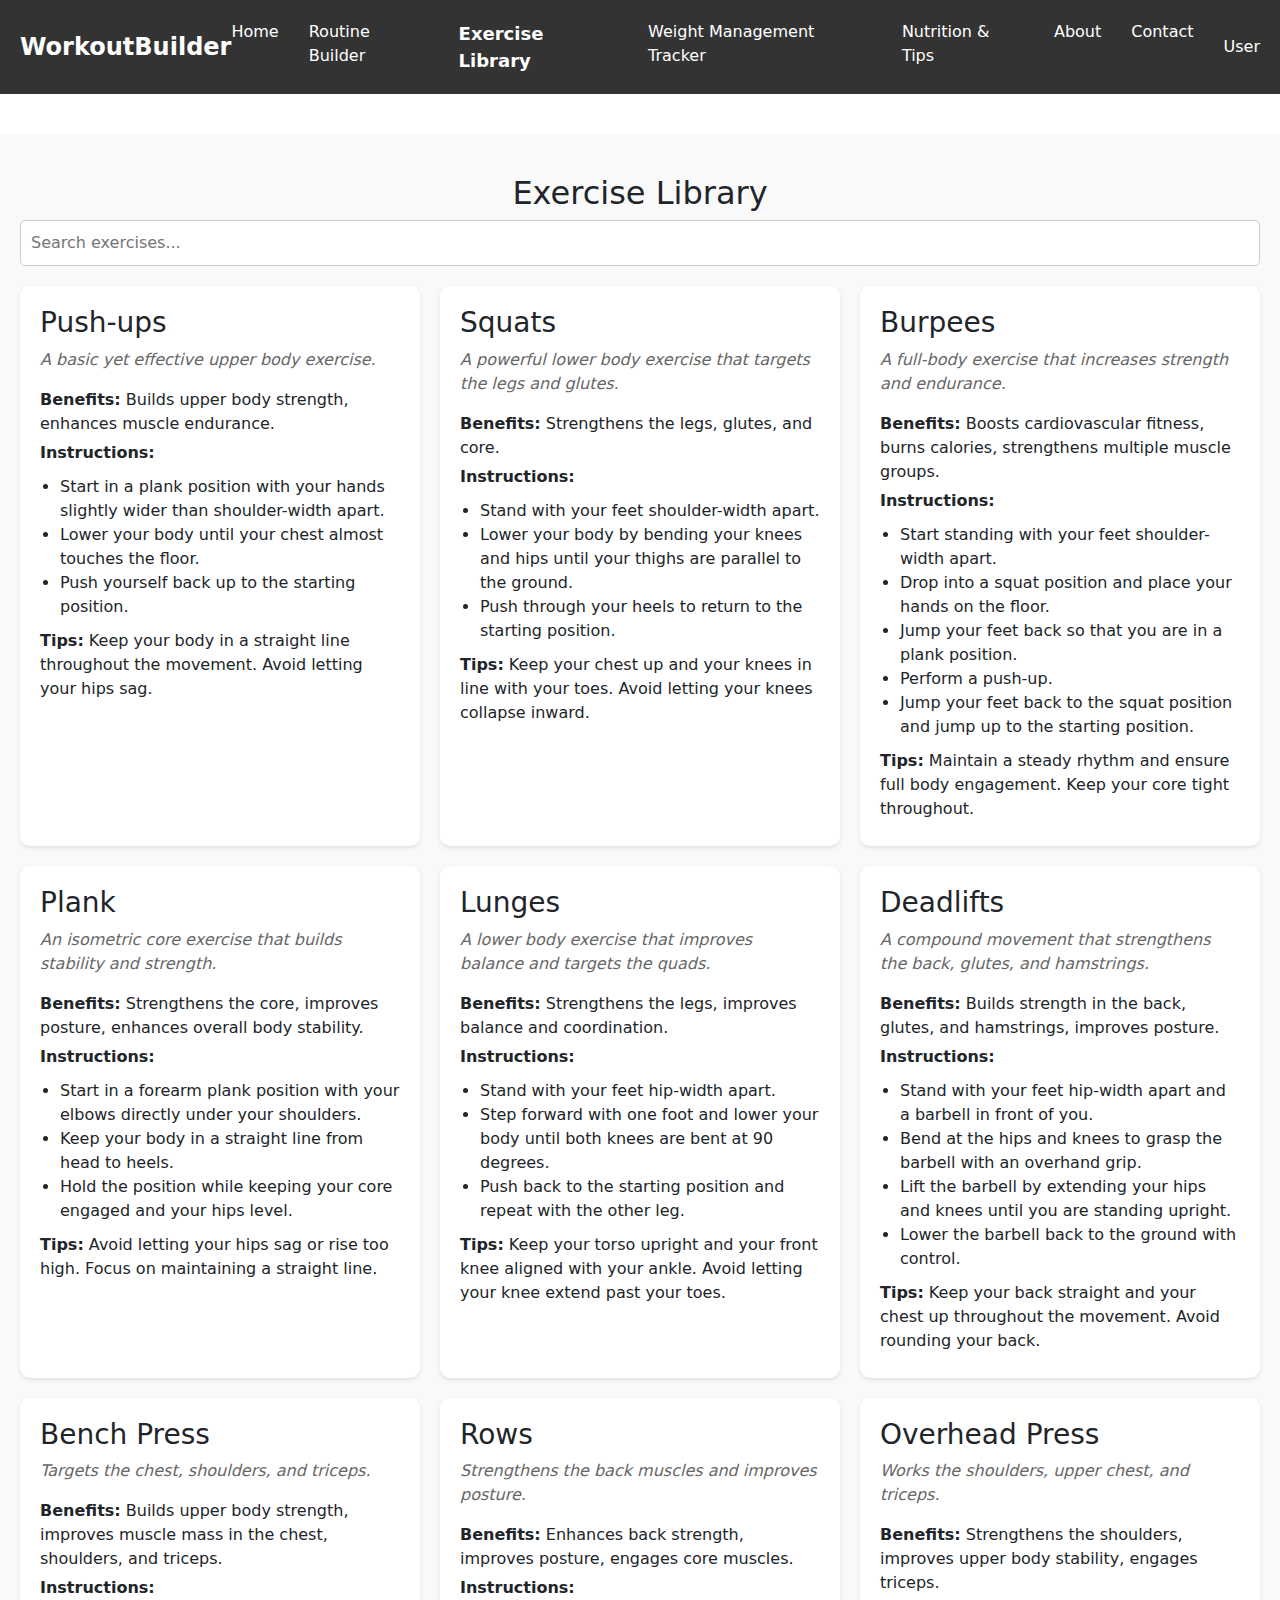
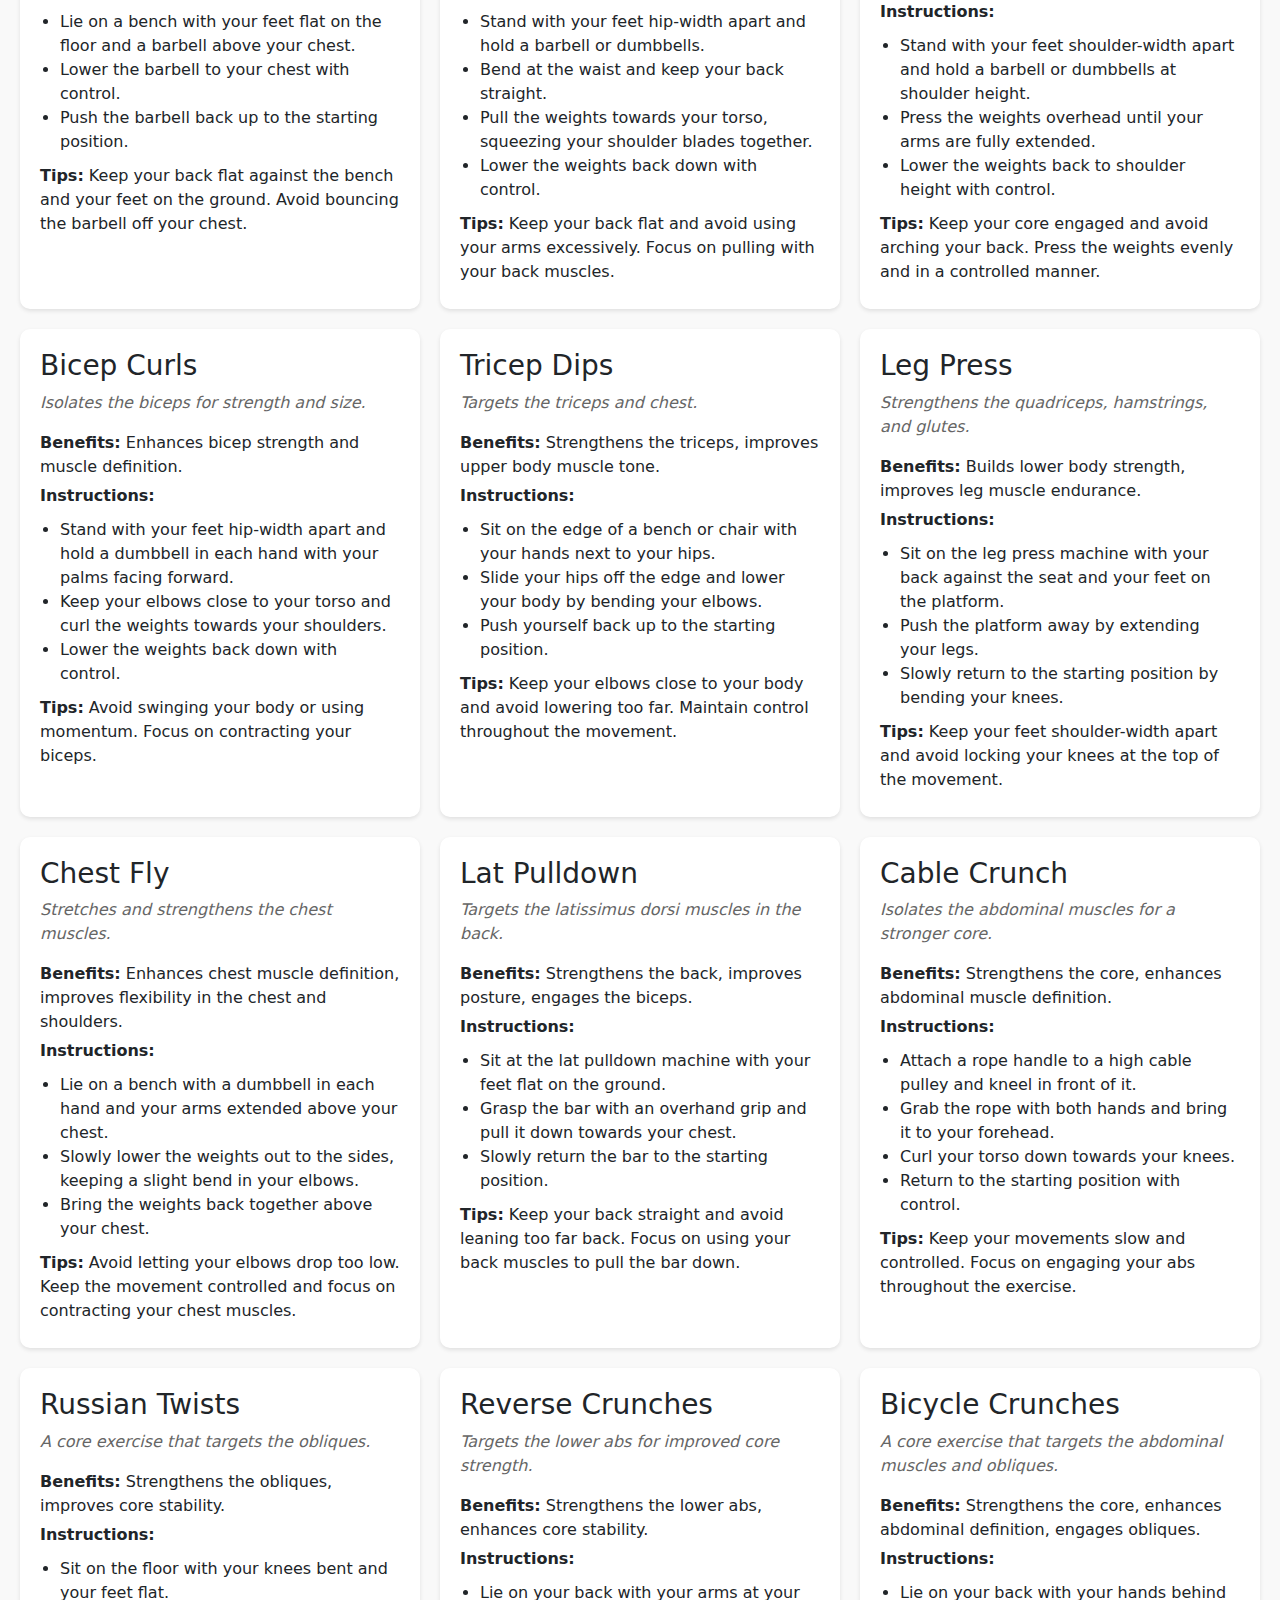
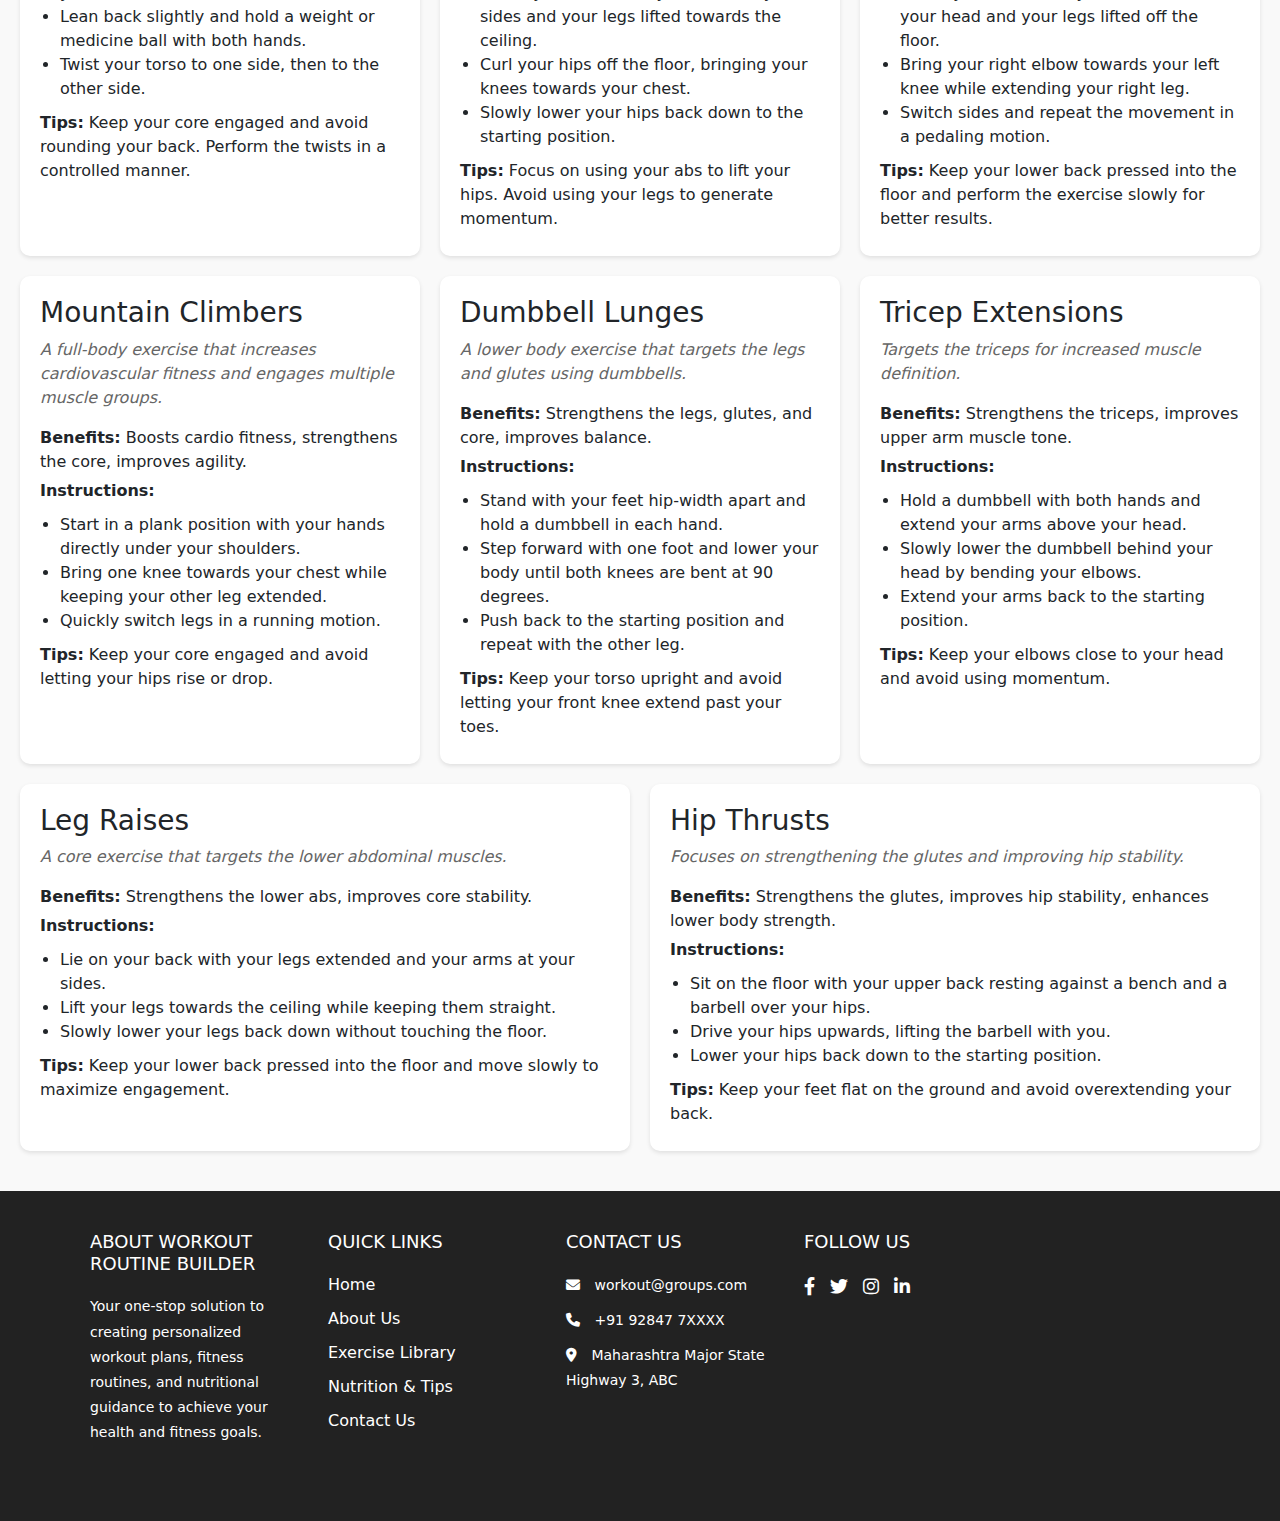
<file: Exercise Library.html>
<!DOCTYPE html>
<html lang="en">

<head>
    <meta charset="UTF-8">
    <meta name="viewport" content="width=device-width, initial-scale=1.0">
    <title>Workout Routine Builder</title>
    <link rel="stylesheet" href="styles.css">
    <link rel="icon" href="./public/images/title.png" type="image/x-icon">
    <link href="https://cdn.jsdelivr.net/npm/bootstrap@5.3.3/dist/css/bootstrap.min.css" rel="stylesheet" integrity="sha384-QWTKZyjpPEjISv5WaRU9OFeRpok6YctnYmDr5pNlyT2bRjXh0JMhjY6hW+ALEwIH" crossorigin="anonymous">
    <link rel="stylesheet" href="https://cdnjs.cloudflare.com/ajax/libs/font-awesome/6.0.0-beta3/css/all.min.css">

</head>

<body>
    <nav>
        <div class="logo">WorkoutBuilder</div>
        <ul>
            <li><a href="./index.html">Home</a></li>
            <li><a href="./Routine Builder.html">Routine Builder</a></li>
            <li><a id="navactive" href="./Exercise Library.html">Exercise Library</a></li>
            <li>
                <a href="./wt.html">Weight Management Tracker</a>
            </li>
            <li><a href="./Nutrition & Tips.html">Nutrition & Tips</a></li>
            <li><a href="./About.html">About</a></li>
            <li><a href="./Contact.html">Contact</a></li>
        </ul>
        <div class="user-profile">

            <span>User</span>
        </div>
    </nav>

    <section id="library">
        <h2>Exercise Library</h2>
        <input type="text" placeholder="Search exercises..." id="search-bar">
        <div class="exercise-list" id="exercise-list">

            <div class="exercise-item" data-name="Push-ups">
                <h3>Push-ups</h3>
                <p class="description">A basic yet effective upper body exercise.</p>
                <div class="details">
                    <p><strong>Benefits:</strong> Builds upper body strength, enhances muscle endurance.</p>
                    <p><strong>Instructions:</strong></p>
                    <ul>
                        <li>Start in a plank position with your hands slightly wider than shoulder-width apart.</li>
                        <li>Lower your body until your chest almost touches the floor.</li>
                        <li>Push yourself back up to the starting position.</li>
                    </ul>
                    <p><strong>Tips:</strong> Keep your body in a straight line throughout the movement. Avoid letting your hips sag.</p>

                </div>
            </div>

            <div class="exercise-item" data-name="Squats">
                <h3>Squats</h3>
                <p class="description">A powerful lower body exercise that targets the legs and glutes.</p>
                <div class="details">
                    <p><strong>Benefits:</strong> Strengthens the legs, glutes, and core.</p>
                    <p><strong>Instructions:</strong></p>
                    <ul>
                        <li>Stand with your feet shoulder-width apart.</li>
                        <li>Lower your body by bending your knees and hips until your thighs are parallel to the ground.</li>
                        <li>Push through your heels to return to the starting position.</li>
                    </ul>
                    <p><strong>Tips:</strong> Keep your chest up and your knees in line with your toes. Avoid letting your knees collapse inward.</p>

                </div>
            </div>

            <!-- Burpees -->
            <div class="exercise-item" data-name="Burpees">
                <h3>Burpees</h3>
                <p class="description">A full-body exercise that increases strength and endurance.</p>
                <div class="details">
                    <p><strong>Benefits:</strong> Boosts cardiovascular fitness, burns calories, strengthens multiple muscle groups.</p>
                    <p><strong>Instructions:</strong></p>
                    <ul>
                        <li>Start standing with your feet shoulder-width apart.</li>
                        <li>Drop into a squat position and place your hands on the floor.</li>
                        <li>Jump your feet back so that you are in a plank position.</li>
                        <li>Perform a push-up.</li>
                        <li>Jump your feet back to the squat position and jump up to the starting position.</li>
                    </ul>
                    <p><strong>Tips:</strong> Maintain a steady rhythm and ensure full body engagement. Keep your core tight throughout.</p>

                </div>
            </div>

            <!-- Plank -->
            <div class="exercise-item" data-name="Plank">
                <h3>Plank</h3>
                <p class="description">An isometric core exercise that builds stability and strength.</p>
                <div class="details">
                    <p><strong>Benefits:</strong> Strengthens the core, improves posture, enhances overall body stability.</p>
                    <p><strong>Instructions:</strong></p>
                    <ul>
                        <li>Start in a forearm plank position with your elbows directly under your shoulders.</li>
                        <li>Keep your body in a straight line from head to heels.</li>
                        <li>Hold the position while keeping your core engaged and your hips level.</li>
                    </ul>
                    <p><strong>Tips:</strong> Avoid letting your hips sag or rise too high. Focus on maintaining a straight line.</p>

                </div>
            </div>

            <!-- Lunges -->
            <div class="exercise-item" data-name="Lunges">
                <h3>Lunges</h3>
                <p class="description">A lower body exercise that improves balance and targets the quads.</p>
                <div class="details">
                    <p><strong>Benefits:</strong> Strengthens the legs, improves balance and coordination.</p>
                    <p><strong>Instructions:</strong></p>
                    <ul>
                        <li>Stand with your feet hip-width apart.</li>
                        <li>Step forward with one foot and lower your body until both knees are bent at 90 degrees.</li>
                        <li>Push back to the starting position and repeat with the other leg.</li>
                    </ul>
                    <p><strong>Tips:</strong> Keep your torso upright and your front knee aligned with your ankle. Avoid letting your knee extend past your toes.</p>

                </div>
            </div>

            <!-- Deadlifts -->
            <div class="exercise-item" data-name="Deadlifts">
                <h3>Deadlifts</h3>
                <p class="description">A compound movement that strengthens the back, glutes, and hamstrings.</p>
                <div class="details">
                    <p><strong>Benefits:</strong> Builds strength in the back, glutes, and hamstrings, improves posture.</p>
                    <p><strong>Instructions:</strong></p>
                    <ul>
                        <li>Stand with your feet hip-width apart and a barbell in front of you.</li>
                        <li>Bend at the hips and knees to grasp the barbell with an overhand grip.</li>
                        <li>Lift the barbell by extending your hips and knees until you are standing upright.</li>
                        <li>Lower the barbell back to the ground with control.</li>
                    </ul>
                    <p><strong>Tips:</strong> Keep your back straight and your chest up throughout the movement. Avoid rounding your back.</p>

                </div>
            </div>

            <!-- Bench Press -->
            <div class="exercise-item" data-name="Bench Press">
                <h3>Bench Press</h3>
                <p class="description">Targets the chest, shoulders, and triceps.</p>
                <div class="details">
                    <p><strong>Benefits:</strong> Builds upper body strength, improves muscle mass in the chest, shoulders, and triceps.</p>
                    <p><strong>Instructions:</strong></p>
                    <ul>
                        <li>Lie on a bench with your feet flat on the floor and a barbell above your chest.</li>
                        <li>Lower the barbell to your chest with control.</li>
                        <li>Push the barbell back up to the starting position.</li>
                    </ul>
                    <p><strong>Tips:</strong> Keep your back flat against the bench and your feet on the ground. Avoid bouncing the barbell off your chest.</p>

                </div>
            </div>

            <!-- Rows -->
            <div class="exercise-item" data-name="Rows">
                <h3>Rows</h3>
                <p class="description">Strengthens the back muscles and improves posture.</p>
                <div class="details">
                    <p><strong>Benefits:</strong> Enhances back strength, improves posture, engages core muscles.</p>
                    <p><strong>Instructions:</strong></p>
                    <ul>
                        <li>Stand with your feet hip-width apart and hold a barbell or dumbbells.</li>
                        <li>Bend at the waist and keep your back straight.</li>
                        <li>Pull the weights towards your torso, squeezing your shoulder blades together.</li>
                        <li>Lower the weights back down with control.</li>
                    </ul>
                    <p><strong>Tips:</strong> Keep your back flat and avoid using your arms excessively. Focus on pulling with your back muscles.</p>

                </div>
            </div>

            <!-- Overhead Press -->
            <div class="exercise-item" data-name="Overhead Press">
                <h3>Overhead Press</h3>
                <p class="description">Works the shoulders, upper chest, and triceps.</p>
                <div class="details">
                    <p><strong>Benefits:</strong> Strengthens the shoulders, improves upper body stability, engages triceps.</p>
                    <p><strong>Instructions:</strong></p>
                    <ul>
                        <li>Stand with your feet shoulder-width apart and hold a barbell or dumbbells at shoulder height.</li>
                        <li>Press the weights overhead until your arms are fully extended.</li>
                        <li>Lower the weights back to shoulder height with control.</li>
                    </ul>
                    <p><strong>Tips:</strong> Keep your core engaged and avoid arching your back. Press the weights evenly and in a controlled manner.</p>

                </div>
            </div>

            <!-- Bicep Curls -->
            <div class="exercise-item" data-name="Bicep Curls">
                <h3>Bicep Curls</h3>
                <p class="description">Isolates the biceps for strength and size.</p>
                <div class="details">
                    <p><strong>Benefits:</strong> Enhances bicep strength and muscle definition.</p>
                    <p><strong>Instructions:</strong></p>
                    <ul>
                        <li>Stand with your feet hip-width apart and hold a dumbbell in each hand with your palms facing forward.</li>
                        <li>Keep your elbows close to your torso and curl the weights towards your shoulders.</li>
                        <li>Lower the weights back down with control.</li>
                    </ul>
                    <p><strong>Tips:</strong> Avoid swinging your body or using momentum. Focus on contracting your biceps.</p>
                </div>
            </div>

            <!-- Tricep Dips -->
            <div class="exercise-item" data-name="Tricep Dips">
                <h3>Tricep Dips</h3>
                <p class="description">Targets the triceps and chest.</p>
                <div class="details">
                    <p><strong>Benefits:</strong> Strengthens the triceps, improves upper body muscle tone.</p>
                    <p><strong>Instructions:</strong></p>
                    <ul>
                        <li>Sit on the edge of a bench or chair with your hands next to your hips.</li>
                        <li>Slide your hips off the edge and lower your body by bending your elbows.</li>
                        <li>Push yourself back up to the starting position.</li>
                    </ul>
                    <p><strong>Tips:</strong> Keep your elbows close to your body and avoid lowering too far. Maintain control throughout the movement.</p>

                </div>
            </div>

            <!-- Leg Press -->
            <div class="exercise-item" data-name="Leg Press">
                <h3>Leg Press</h3>
                <p class="description">Strengthens the quadriceps, hamstrings, and glutes.</p>
                <div class="details">
                    <p><strong>Benefits:</strong> Builds lower body strength, improves leg muscle endurance.</p>
                    <p><strong>Instructions:</strong></p>
                    <ul>
                        <li>Sit on the leg press machine with your back against the seat and your feet on the platform.</li>
                        <li>Push the platform away by extending your legs.</li>
                        <li>Slowly return to the starting position by bending your knees.</li>
                    </ul>
                    <p><strong>Tips:</strong> Keep your feet shoulder-width apart and avoid locking your knees at the top of the movement.</p>

                </div>
            </div>

            <!-- Chest Fly -->
            <div class="exercise-item" data-name="Chest Fly">
                <h3>Chest Fly</h3>
                <p class="description">Stretches and strengthens the chest muscles.</p>
                <div class="details">
                    <p><strong>Benefits:</strong> Enhances chest muscle definition, improves flexibility in the chest and shoulders.</p>
                    <p><strong>Instructions:</strong></p>
                    <ul>
                        <li>Lie on a bench with a dumbbell in each hand and your arms extended above your chest.</li>
                        <li>Slowly lower the weights out to the sides, keeping a slight bend in your elbows.</li>
                        <li>Bring the weights back together above your chest.</li>
                    </ul>
                    <p><strong>Tips:</strong> Avoid letting your elbows drop too low. Keep the movement controlled and focus on contracting your chest muscles.</p>

                </div>
            </div>

            <!-- Lat Pulldown -->
            <div class="exercise-item" data-name="Lat Pulldown">
                <h3>Lat Pulldown</h3>
                <p class="description">Targets the latissimus dorsi muscles in the back.</p>
                <div class="details">
                    <p><strong>Benefits:</strong> Strengthens the back, improves posture, engages the biceps.</p>
                    <p><strong>Instructions:</strong></p>
                    <ul>
                        <li>Sit at the lat pulldown machine with your feet flat on the ground.</li>
                        <li>Grasp the bar with an overhand grip and pull it down towards your chest.</li>
                        <li>Slowly return the bar to the starting position.</li>
                    </ul>
                    <p><strong>Tips:</strong> Keep your back straight and avoid leaning too far back. Focus on using your back muscles to pull the bar down.</p>

                </div>
            </div>

            <!-- Cable Crunch -->
            <div class="exercise-item" data-name="Cable Crunch">
                <h3>Cable Crunch</h3>
                <p class="description">Isolates the abdominal muscles for a stronger core.</p>
                <div class="details">
                    <p><strong>Benefits:</strong> Strengthens the core, enhances abdominal muscle definition.</p>
                    <p><strong>Instructions:</strong></p>
                    <ul>
                        <li>Attach a rope handle to a high cable pulley and kneel in front of it.</li>
                        <li>Grab the rope with both hands and bring it to your forehead.</li>
                        <li>Curl your torso down towards your knees.</li>
                        <li>Return to the starting position with control.</li>
                    </ul>
                    <p><strong>Tips:</strong> Keep your movements slow and controlled. Focus on engaging your abs throughout the exercise.</p>

                </div>
            </div>

            <!-- Russian Twists -->
            <div class="exercise-item" data-name="Russian Twists">
                <h3>Russian Twists</h3>
                <p class="description">A core exercise that targets the obliques.</p>
                <div class="details">
                    <p><strong>Benefits:</strong> Strengthens the obliques, improves core stability.</p>
                    <p><strong>Instructions:</strong></p>
                    <ul>
                        <li>Sit on the floor with your knees bent and your feet flat.</li>
                        <li>Lean back slightly and hold a weight or medicine ball with both hands.</li>
                        <li>Twist your torso to one side, then to the other side.</li>
                    </ul>
                    <p><strong>Tips:</strong> Keep your core engaged and avoid rounding your back. Perform the twists in a controlled manner.</p>

                </div>
            </div>

            <!-- Reverse Crunches -->
            <div class="exercise-item" data-name="Reverse Crunches">
                <h3>Reverse Crunches</h3>
                <p class="description">Targets the lower abs for improved core strength.</p>
                <div class="details">
                    <p><strong>Benefits:</strong> Strengthens the lower abs, enhances core stability.</p>
                    <p><strong>Instructions:</strong></p>
                    <ul>
                        <li>Lie on your back with your arms at your sides and your legs lifted towards the ceiling.</li>
                        <li>Curl your hips off the floor, bringing your knees towards your chest.</li>
                        <li>Slowly lower your hips back down to the starting position.</li>
                    </ul>
                    <p><strong>Tips:</strong> Focus on using your abs to lift your hips. Avoid using your legs to generate momentum.</p>

                </div>
            </div>

            <!-- Bicycle Crunches -->
            <div class="exercise-item" data-name="Bicycle Crunches">
                <h3>Bicycle Crunches</h3>
                <p class="description">A core exercise that targets the abdominal muscles and obliques.</p>
                <div class="details">
                    <p><strong>Benefits:</strong> Strengthens the core, enhances abdominal definition, engages obliques.</p>
                    <p><strong>Instructions:</strong></p>
                    <ul>
                        <li>Lie on your back with your hands behind your head and your legs lifted off the floor.</li>
                        <li>Bring your right elbow towards your left knee while extending your right leg.</li>
                        <li>Switch sides and repeat the movement in a pedaling motion.</li>
                    </ul>
                    <p><strong>Tips:</strong> Keep your lower back pressed into the floor and perform the exercise slowly for better results.</p>

                </div>
            </div>

            <!-- Mountain Climbers -->
            <div class="exercise-item" data-name="Mountain Climbers">
                <h3>Mountain Climbers</h3>
                <p class="description">A full-body exercise that increases cardiovascular fitness and engages multiple muscle groups.</p>
                <div class="details">
                    <p><strong>Benefits:</strong> Boosts cardio fitness, strengthens the core, improves agility.</p>
                    <p><strong>Instructions:</strong></p>
                    <ul>
                        <li>Start in a plank position with your hands directly under your shoulders.</li>
                        <li>Bring one knee towards your chest while keeping your other leg extended.</li>
                        <li>Quickly switch legs in a running motion.</li>
                    </ul>
                    <p><strong>Tips:</strong> Keep your core engaged and avoid letting your hips rise or drop.</p>

                </div>
            </div>

            <!-- Dumbbell Lunges -->
            <div class="exercise-item" data-name="Dumbbell Lunges">
                <h3>Dumbbell Lunges</h3>
                <p class="description">A lower body exercise that targets the legs and glutes using dumbbells.</p>
                <div class="details">
                    <p><strong>Benefits:</strong> Strengthens the legs, glutes, and core, improves balance.</p>
                    <p><strong>Instructions:</strong></p>
                    <ul>
                        <li>Stand with your feet hip-width apart and hold a dumbbell in each hand.</li>
                        <li>Step forward with one foot and lower your body until both knees are bent at 90 degrees.</li>
                        <li>Push back to the starting position and repeat with the other leg.</li>
                    </ul>
                    <p><strong>Tips:</strong> Keep your torso upright and avoid letting your front knee extend past your toes.</p>

                </div>
            </div>

            <!-- Tricep Extensions -->
            <div class="exercise-item" data-name="Tricep Extensions">
                <h3>Tricep Extensions</h3>
                <p class="description">Targets the triceps for increased muscle definition.</p>
                <div class="details">
                    <p><strong>Benefits:</strong> Strengthens the triceps, improves upper arm muscle tone.</p>
                    <p><strong>Instructions:</strong></p>
                    <ul>
                        <li>Hold a dumbbell with both hands and extend your arms above your head.</li>
                        <li>Slowly lower the dumbbell behind your head by bending your elbows.</li>
                        <li>Extend your arms back to the starting position.</li>
                    </ul>
                    <p><strong>Tips:</strong> Keep your elbows close to your head and avoid using momentum.</p>

                </div>
            </div>

            <!-- Leg Raises -->
            <div class="exercise-item" data-name="Leg Raises">
                <h3>Leg Raises</h3>
                <p class="description">A core exercise that targets the lower abdominal muscles.</p>
                <div class="details">
                    <p><strong>Benefits:</strong> Strengthens the lower abs, improves core stability.</p>
                    <p><strong>Instructions:</strong></p>
                    <ul>
                        <li>Lie on your back with your legs extended and your arms at your sides.</li>
                        <li>Lift your legs towards the ceiling while keeping them straight.</li>
                        <li>Slowly lower your legs back down without touching the floor.</li>
                    </ul>
                    <p><strong>Tips:</strong> Keep your lower back pressed into the floor and move slowly to maximize engagement.</p>

                </div>
            </div>

            <!-- Hip Thrusts -->
            <div class="exercise-item" data-name="Hip Thrusts">
                <h3>Hip Thrusts</h3>
                <p class="description">Focuses on strengthening the glutes and improving hip stability.</p>
                <div class="details">
                    <p><strong>Benefits:</strong> Strengthens the glutes, improves hip stability, enhances lower body strength.</p>
                    <p><strong>Instructions:</strong></p>
                    <ul>
                        <li>Sit on the floor with your upper back resting against a bench and a barbell over your hips.</li>
                        <li>Drive your hips upwards, lifting the barbell with you.</li>
                        <li>Lower your hips back down to the starting position.</li>
                    </ul>
                    <p><strong>Tips:</strong> Keep your feet flat on the ground and avoid overextending your back.</p>

                </div>
            </div>


        </div>

    </section>

    <!-- Footer -->
    <footer>
        <div class="footer-container">
            <div class="footer-about">
                <h4>About Workout Routine Builder</h4>
                <p>Your one-stop solution to creating personalized workout plans, fitness routines, and nutritional guidance to achieve your health and fitness goals.</p>
            </div>

            <div class="footer-links">
                <h4>Quick Links</h4>
                <ul>
                    <li><a href="./index.html">Home</a></li>
                    <li><a href="./About.html">About Us</a></li>
                    <li><a href="./Exercise Library.html">Exercise Library</a></li>
                    <li><a href="./Nutrition & Tips.html">Nutrition & Tips</a></li>
                    <li><a href="./Contact.html">Contact Us</a></li>
                </ul>
            </div>


            <div class="footer-contact">
                <h4>Contact Us</h4>
                <ul>
                    <li><i class="fas fa-envelope"></i> workout@groups.com</li>
                    <li><i class="fas fa-phone"></i> +91 92847 7XXXX</li>
                    <li><i class="fas fa-map-marker-alt"></i> Maharashtra Major State Highway 3, ABC</li>
                </ul>
            </div>

            <div class="footer-social">
                <h4>Follow Us</h4>
                <ul class="social-icons">
                    <li><a href="#"><i class="fab fa-facebook-f"></i></a></li>
                    <li><a href="#"><i class="fab fa-twitter"></i></a></li>
                    <li><a href="#"><i class="fab fa-instagram"></i></a></li>
                    <li><a href="#"><i class="fab fa-linkedin-in"></i></a></li>
                </ul>
            </div>
        </div>



    </footer>

    <script>
        const searchBar = document.getElementById('search-bar');
        const exerciseList = document.getElementById('exercise-list');
        const exercises = document.querySelectorAll('.exercise-item');

        searchBar.addEventListener('input', (e) => {
            const searchTerm = e.target.value.toLowerCase();

            exercises.forEach((exercise) => {
                const exerciseName = exercise.getAttribute('data-name').toLowerCase();

                if (exerciseName.includes(searchTerm)) {
                    exercise.style.display = 'block';
                } else {
                    exercise.style.display = 'none';
                }
            });
        });
    </script>
</body>

</html>
</file>
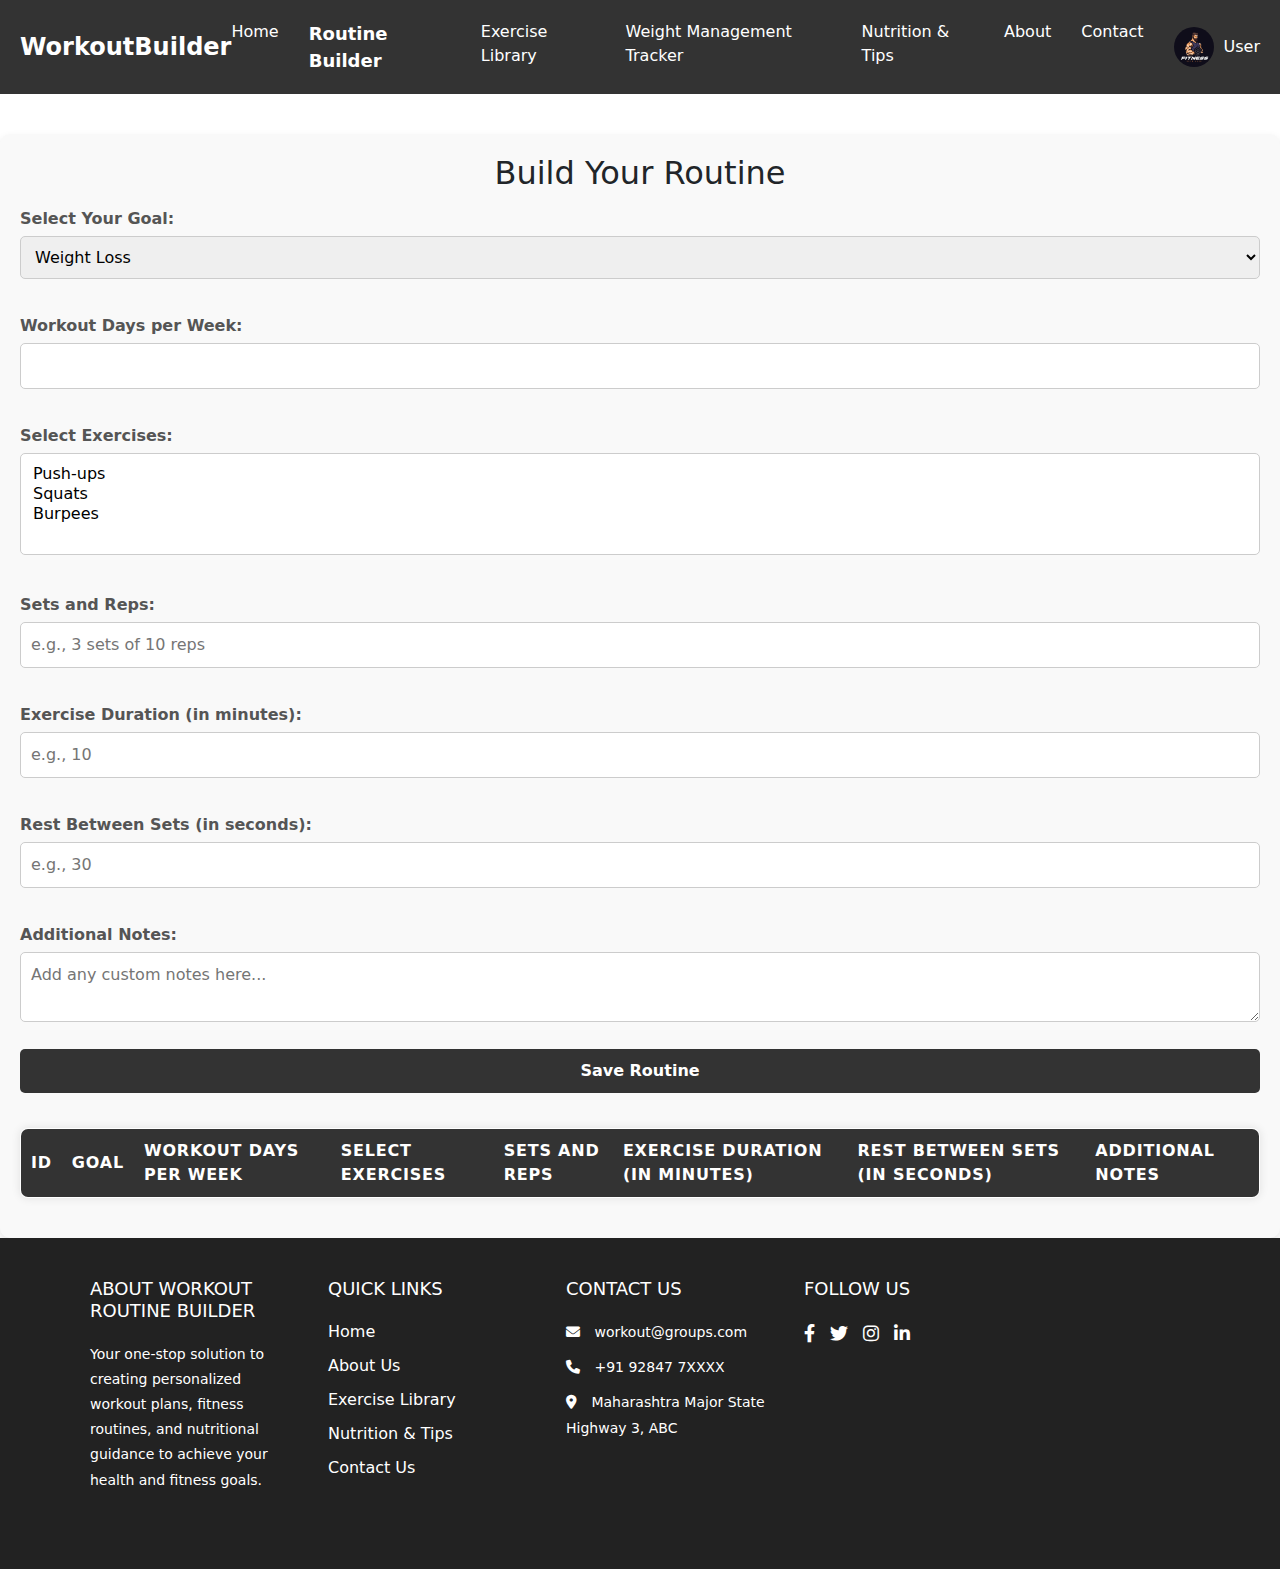
<file: Routine Builder.html>
<!DOCTYPE html>
<html lang="en">

<head>
    <meta charset="UTF-8">
    <meta name="viewport" content="width=device-width, initial-scale=1.0">
    <title>Workout Routine Builder</title>
    <link rel="icon" href="./public/images/title.png" type="image/x-icon">
    <link rel="stylesheet" href="styles.css">
    <link href="https://cdn.jsdelivr.net/npm/bootstrap@5.3.3/dist/css/bootstrap.min.css" rel="stylesheet" integrity="sha384-QWTKZyjpPEjISv5WaRU9OFeRpok6YctnYmDr5pNlyT2bRjXh0JMhjY6hW+ALEwIH" crossorigin="anonymous">
    <link rel="stylesheet" href="https://cdnjs.cloudflare.com/ajax/libs/font-awesome/6.0.0-beta3/css/all.min.css">

</head>

<body>

    <nav>
        <div class="logo">WorkoutBuilder</div>
        <ul>
            <li><a href="./index.html">Home</a></li>
            <li><a id="navactive" href="./Routine Builder.html">Routine Builder</a></li>
            <li><a href="./Exercise Library.html">Exercise Library</a></li>
            <li>
                <a href="./wt.html">Weight Management Tracker</a>
            </li>
            <li><a href="./Nutrition & Tips.html">Nutrition & Tips</a></li>
            <li><a href="./About.html">About</a></li>
            <li><a href="./Contact.html">Contact</a></li>
        </ul>
        <div class="user-profile">
            <img src="./public/images/pp.png" style="border-radius: 50px;" alt="Profile Picture">
            <span>User</span>
        </div>
    </nav>

    <section id="builder">
        <h2>Build Your Routine</h2>
        <form id="routine-form" action="http://localhost:8080/Test/saveRoutine" method="POST">
            <label for="goal">Select Your Goal:</label>
            <select id="goal" name="goal">
                <option value="weight-loss">Weight Loss</option>
                <option value="muscle-gain">Muscle Gain</option>
                <option value="endurance">Endurance</option>
            </select>

            <label for="days">Workout Days per Week:</label>
            <input type="number" id="days" name="days" min="1" max="7">

            <label for="exercises">Select Exercises:</label>
            <select id="exercises" name="exercises" multiple>
                <option value="pushups">Push-ups</option>
                <option value="squats">Squats</option>
                <option value="burpees">Burpees</option>
            </select>

            <label for="sets-reps">Sets and Reps:</label>
            <input type="text" id="sets-reps" name="sets-reps" placeholder="e.g., 3 sets of 10 reps">

            <label for="duration">Exercise Duration (in minutes):</label>
            <input type="number" id="duration" name="duration" min="1" placeholder="e.g., 10">

            <label for="rest">Rest Between Sets (in seconds):</label>
            <input type="number" id="rest" name="rest" min="0" placeholder="e.g., 30">

            <label for="notes">Additional Notes:</label>
            <textarea id="notes" name="notes" placeholder="Add any custom notes here..."></textarea>

            <button type="button">Save Routine</button>
        </form>



        <table border="2" id="data-table">
            <thead>
                <tr>
                    <th>ID</th>
                    <th>Goal</th>
                    <th>Workout Days per Week</th>
                    <th>Select Exercises</th>
                    <th>Sets and Reps</th>
                    <th>Exercise Duration (in minutes)</th>
                    <th>Rest Between Sets (in seconds)</th>
                    <th>Additional Notes</th>

                </tr>
            </thead>
            <tbody></tbody>
        </table>



    </section>
    <footer>
        <div class="footer-container">
            <div class="footer-about">
                <h4>About Workout Routine Builder</h4>
                <p>Your one-stop solution to creating personalized workout plans, fitness routines, and nutritional guidance to achieve your health and fitness goals.</p>
            </div>

            <div class="footer-links">
                <h4>Quick Links</h4>
                <ul>
                    <li><a href="./index.html">Home</a></li>
                    <li><a href="./About.html">About Us</a></li>
                    <li><a href="./Exercise Library.html">Exercise Library</a></li>
                    <li><a href="./Nutrition & Tips.html">Nutrition & Tips</a></li>
                    <li><a href="./Contact.html">Contact Us</a></li>
                </ul>
            </div>


            <div class="footer-contact">
                <h4>Contact Us</h4>
                <ul>
                    <li><i class="fas fa-envelope"></i> workout@groups.com</li>
                    <li><i class="fas fa-phone"></i> +91 92847 7XXXX</li>
                    <li><i class="fas fa-map-marker-alt"></i> Maharashtra Major State Highway 3, ABC</li>
                </ul>
            </div>

            <div class="footer-social">
                <h4>Follow Us</h4>
                <ul class="social-icons">
                    <li><a href="#"><i class="fab fa-facebook-f"></i></a></li>
                    <li><a href="#"><i class="fab fa-twitter"></i></a></li>
                    <li><a href="#"><i class="fab fa-instagram"></i></a></li>
                    <li><a href="#"><i class="fab fa-linkedin-in"></i></a></li>
                </ul>
            </div>
        </div>



    </footer>
    <script>
        // async function Save() {
        //     const goal = document.getElementById("goal").value;
        //     const days = document.getElementById("days").value;
        //     const exercises = Array.from(document.getElementById("exercises").selectedOptions).map(option => option.value);
        //     const setsReps = document.getElementById("sets-reps").value;
        //     const duration = document.getElementById("duration").value;
        //     const rest = document.getElementById("rest").value;
        //     const notes = document.getElementById("notes").value;

        //     const formData = {
        //         goal,
        //         days_per_week: days,
        //         exercises: exercises.join(', '),
        //         sets_reps: setsReps,
        //         duration,
        //         rest,
        //         notes
        //     };

        //     try {
        //         const response = await fetch("http://localhost:8080/Test/saveRoutine", {
        //             method: "POST",
        //             headers: {
        //                 "Content-Type": "application/json"
        //             },
        //             body: JSON.stringify(formData)
        //         });

        //         const result = await response.json();
        //         if (response.ok && result.status === "success") {
        //             alert("Routine saved successfully!");
        //             fetchData(); // Reload data in the table if needed
        //         } else {
        //             alert("Failed to save routine.");
        //         }
        //     } catch (error) {
        //         console.error("Error saving data:", error);
        //         alert("An error occurred.");
        //     }
        // }


        // Function to fetch data and populate the table
        async function fetchData() {
            try {
                const response = await fetch("http://localhost:8080/Test/fetchData");
                if (!response.ok) {
                    throw new Error(`HTTP error! Status: ${response.status}`);
                }
                const data = await response.json();

                const tableBody = document.getElementById("data-table").getElementsByTagName("tbody")[0];
                tableBody.innerHTML = ""; // Clear any existing data

                data.forEach(record => {
                    const row = document.createElement("tr");

                    const cell1 = document.createElement("td");
                    cell1.textContent = record.id; // Adjust column names as needed
                    row.appendChild(cell1);

                    const cell2 = document.createElement("td");
                    cell2.textContent = record.goal;
                    row.appendChild(cell2);

                    const cell3 = document.createElement("td");
                    cell3.textContent = record.days_per_week;
                    row.appendChild(cell3);

                    const cell4 = document.createElement("td");
                    cell4.textContent = record.exercises;
                    row.appendChild(cell4);

                    const cell5 = document.createElement("td");
                    cell5.textContent = record.sets_reps;
                    row.appendChild(cell5);

                    const cell6 = document.createElement("td");
                    cell6.textContent = record.duration;
                    row.appendChild(cell6);

                    const cell7 = document.createElement("td");
                    cell7.textContent = record.rest;
                    row.appendChild(cell7);

                    const cell8 = document.createElement("td");
                    cell8.textContent = record.notes;
                    row.appendChild(cell8);


                    tableBody.appendChild(row);
                });
            } catch (error) {
                console.error("Error fetching data:", error);
            }
        }

        window.onload = fetchData;
    </script>
</body>

</html>
</file>
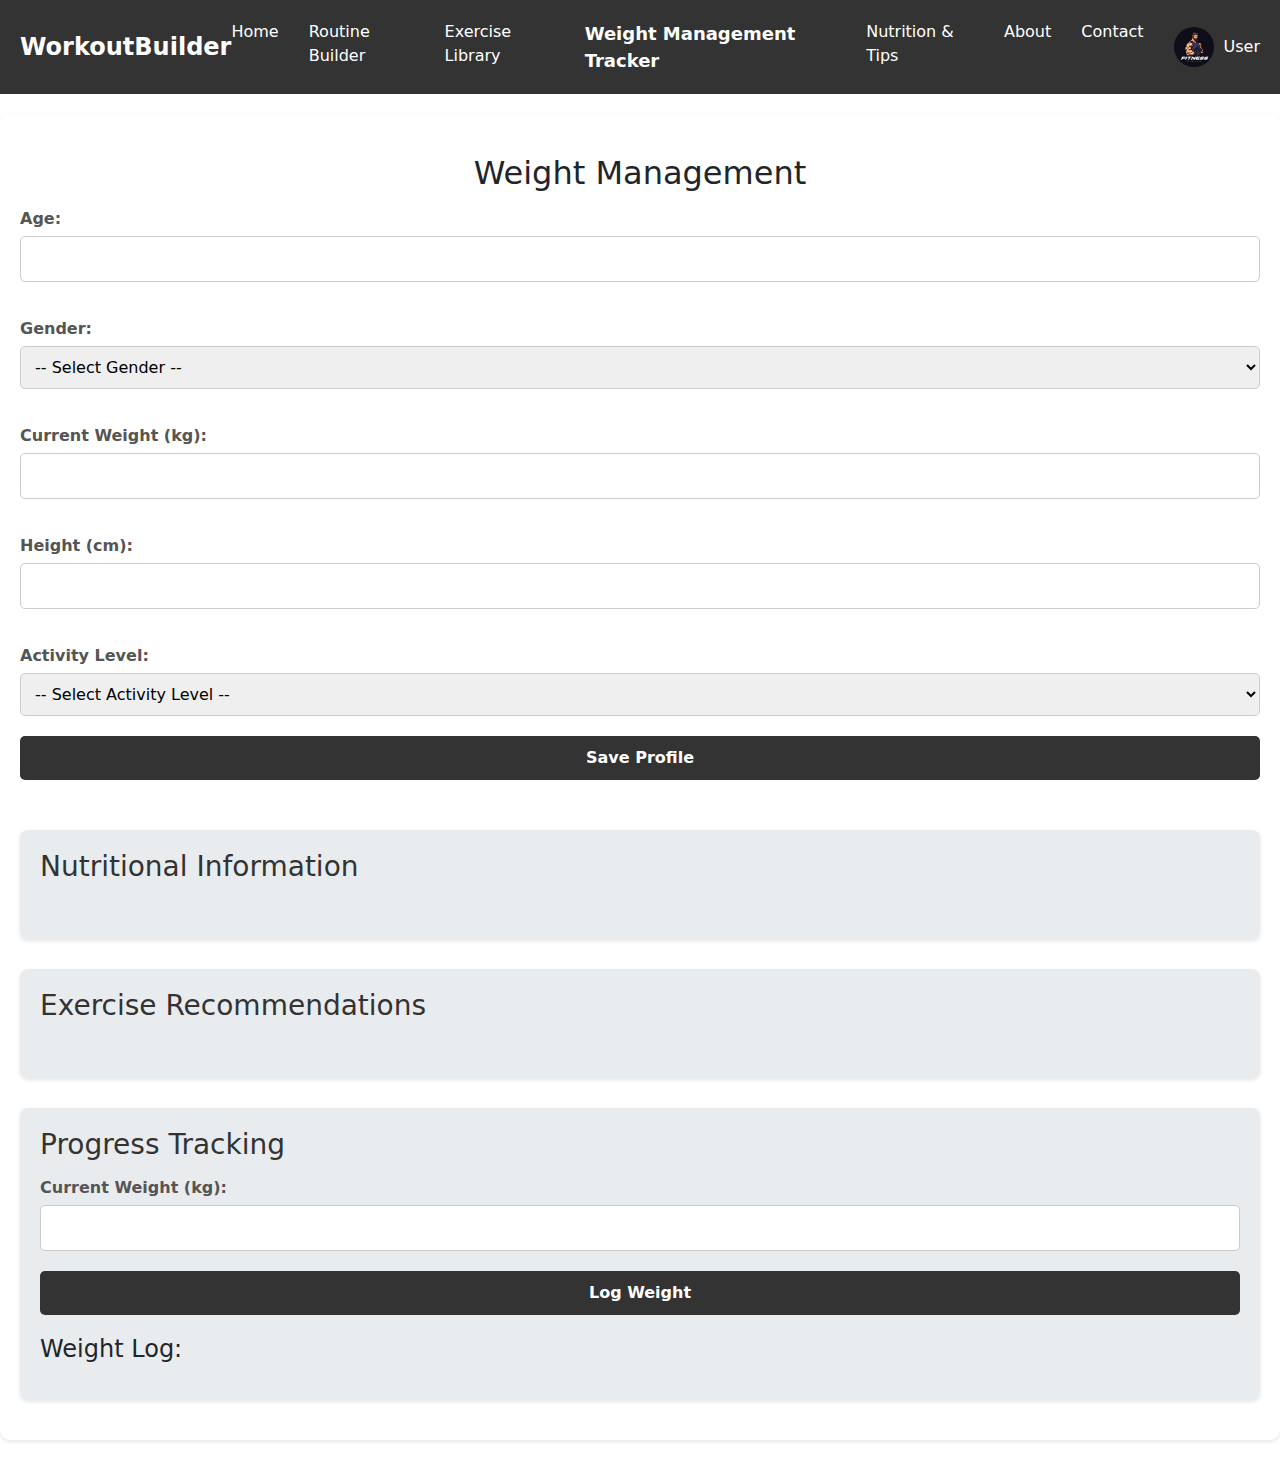
<file: wt.html>
<!DOCTYPE html>
<html lang="en">

<head>
    <meta charset="UTF-8">
    <meta name="viewport" content="width=device-width, initial-scale=1.0">
    <title>Weight Management Tracker</title>
    <link rel="icon" href="./public/images/title.png" type="image/x-icon">
    <link rel="stylesheet" href="./styles.css">
    <link href="https://cdn.jsdelivr.net/npm/bootstrap@5.3.3/dist/css/bootstrap.min.css" rel="stylesheet" integrity="sha384-QWTKZyjpPEjISv5WaRU9OFeRpok6YctnYmDr5pNlyT2bRjXh0JMhjY6hW+ALEwIH" crossorigin="anonymous">
    <link rel="stylesheet" href="https://cdnjs.cloudflare.com/ajax/libs/font-awesome/6.0.0-beta3/css/all.min.css">
</head>

<body>
    <nav>
        <div class="logo">WorkoutBuilder</div>
        <ul>
            <li><a href="./index.html">Home</a></li>
            <li><a href="./Routine Builder.html">Routine Builder</a></li>
            <li><a href="./Exercise Library.html">Exercise Library</a></li>
            <li>
                <a id="navactive" href="./wt.html">Weight Management Tracker</a>
            </li>
            <li><a href="./Nutrition & Tips.html">Nutrition & Tips</a></li>
            <li><a href="./About.html">About</a></li>
            <li><a href="./Contact.html">Contact</a></li>
        </ul>
        <div class="user-profile">
            <img src="./public/images/pp.png" style="border-radius: 50px;" alt="Profile Picture">
            <span>User</span>
        </div>
    </nav>

    <section id="weight-management">
        <h2>Weight Management</h2>
        <form id="user-profile-form" onsubmit="return false;">
            <label for="age">Age:</label>
            <input type="number" id="age" name="age" required min="1">

            <label for="gender">Gender:</label>
            <select id="gender" name="gender" required>
                <option value="">-- Select Gender --</option>
                <option value="male">Male</option>
                <option value="female">Female</option>
            </select>

            <label for="current-weight">Current Weight (kg):</label>
            <input type="number" id="current-weight" name="current-weight" required min="1" step="0.1">

            <label for="height">Height (cm):</label>
            <input type="number" id="height" name="height" required min="1" step="0.1">

            <label for="activity-level">Activity Level:</label>
            <select id="activity-level" name="activity-level" required>
                <option value="">-- Select Activity Level --</option>
                <option value="sedentary">Sedentary</option>
                <option value="light">Lightly active</option>
                <option value="moderate">Moderately active</option>
                <option value="active">Active</option>
                <option value="very-active">Very active</option>
            </select>

            <button type="button" onclick="calculateNutrition()">Save Profile</button>
        </form>

        <div class="output-section" id="nutritional-info">
            <h3>Nutritional Information</h3>
            <table id="nutritional-output"></table>
        </div>

        <div class="output-section" id="exercise-info">
            <h3>Exercise Recommendations</h3>
            <table id="exercise-output"></table>
        </div>

        <div class="output-section" id="progress-tracking">
            <h3>Progress Tracking</h3>
            <form id="weight-log-form" onsubmit="return false;">
                <label for="log-weight">Current Weight (kg):</label>
                <input type="number" id="log-weight" name="log-weight" required min="1" step="0.1">
                <button type="button" onclick="logWeight()">Log Weight</button>
            </form>
            <h4>Weight Log:</h4>
            <ul class="output-list" id="weight-log-list"></ul>
        </div>
    </section>

    <script>
        function calculateNutrition() {
            const age = document.getElementById('age').value;
            const gender = document.getElementById('gender').value;
            const currentWeight = document.getElementById('current-weight').value;
            const height = document.getElementById('height').value;
            const activityLevel = document.getElementById('activity-level').value;

            const bmr = gender === "male" ?
                10 * currentWeight + 6.25 * height - 5 * age + 5 :
                10 * currentWeight + 6.25 * height - 5 * age - 161;

            let activityMultiplier;
            switch (activityLevel) {
                case "sedentary":
                    activityMultiplier = 1.2;
                    break;
                case "light":
                    activityMultiplier = 1.375;
                    break;
                case "moderate":
                    activityMultiplier = 1.55;
                    break;
                case "active":
                    activityMultiplier = 1.725;
                    break;
                case "very-active":
                    activityMultiplier = 1.9;
                    break;
                default:
                    activityMultiplier = 1;
            }
            const dailyCalories = Math.round(bmr * activityMultiplier);
            const caloricDeficit = Math.round(dailyCalories - 500); // For weight loss
            const caloricSurplus = Math.round(dailyCalories + 500); // For weight gain

            // Nutritional Output
            const nutritionalOutput = `
                <thead>
                    <tr>
                        <th>Daily Caloric Needs</th>
                        <th>Weight Loss (Caloric Deficit)</th>
                        <th>Weight Gain (Caloric Surplus)</th>
                    </tr>
                </thead>
                <tbody>
                    <tr>
                        <td>${dailyCalories} kcal</td>
                        <td>${caloricDeficit} kcal</td>
                        <td>${caloricSurplus} kcal</td>
                    </tr>
                </tbody>
                <tfoot>
                    <tr>
                        <td colspan="3">
                            <strong>Macronutrient Focus:</strong>
                            <ul>
                                <li>Weight Loss: Higher protein</li>
                                <li>Weight Gain: Balanced intake</li>
                            </ul>
                        </td>
                    </tr>
                </tfoot>
            `;
            document.getElementById('nutritional-output').innerHTML = nutritionalOutput;

            const exerciseOutput = `
                <thead>
                    <tr>
                        <th>Weight Loss Recommendations</th>
                        <th>Weight Gain Recommendations</th>
                    </tr>
                </thead>
                <tbody>
                    <tr>
                        <td>Cardio, HIIT</td>
                        <td>Resistance training</td>
                    </tr>
                </tbody>
            `;
            document.getElementById('exercise-output').innerHTML = exerciseOutput;

            document.getElementById('user-profile-form').reset();
        }

        function logWeight() {
            const logWeight = document.getElementById('log-weight').value;

            const logItem = document.createElement('li');
            logItem.textContent = `Logged Weight: ${logWeight} kg on ${new Date().toLocaleDateString()}`;

            document.getElementById('weight-log-list').appendChild(logItem);

            document.getElementById('log-weight').value = '';
        }
    </script>
</body>

</html>
</file>
<file: styles.css>
body {
    font-family: Arial, sans-serif;
    margin: 0;
    padding: 0;
    background-color: #f4f4f4;
    color: #333;
}

nav {
    background-color: #333;
    color: #fff;
    padding: 15px;
    display: flex;
    justify-content: space-between;
    align-items: center;
    padding: 20px;
}

nav ul {
    list-style-type: none;
    margin: 0;
    padding: 0;
    display: flex;
}

nav ul li {
    margin-right: 30px;
}

nav ul li a {
    color: #fff;
    text-decoration: none;
}

.logo {
    font-size: 24px;
    font-weight: bold;
}

.user-profile {
    display: flex;
    align-items: center;
}

.user-profile img {
    border-radius: 50%;
    width: 40px;
    height: 40px;
    margin-right: 10px;
}

#navactive {
    font-weight: bolder;
    font-size: 18px;
}


/* What Users Are Saying Section */

.user-feedback-section {
    padding: 50px 20px;
    background-color: #f9f9f9;
    max-width: 1500px;
    margin: 0 auto;
    text-align: center;
}

.user-feedback-section h2 {
    margin-bottom: 30px;
    font-size: 32px;
    font-weight: bold;
    color: #333;
}

.allcard {
    display: flex;
    flex-wrap: wrap;
    justify-content: space-between;
}

.onecard {
    background-color: #fff;
    border-radius: 10px;
    box-shadow: 0 4px 12px rgba(0, 0, 0, 0.1);
    padding: 20px;
    margin-bottom: 20px;
    width: 30%;
    min-width: 250px;
    display: flex;
    flex-direction: column;
    justify-content: space-between;
}

.rating {
    font-size: 20px;
    color: #f39c12;
    margin-bottom: 10px;
}

.onecard p {
    font-size: 16px;
    color: #555;
    margin: 15px 0;
}

.onecard span {
    font-weight: bold;
    font-size: 14px;
    color: #333;
    margin-top: auto;
}


/* Card Hover  */

.onecard {
    background-color: #fff;
    border-radius: 10px;
    box-shadow: 0 4px 12px rgba(0, 0, 0, 0.1);
    padding: 20px;
    margin-bottom: 20px;
    width: 30%;
    min-width: 250px;
    display: flex;
    flex-direction: column;
    justify-content: space-between;
    transition: transform 0.3s ease, box-shadow 0.3s ease, background-color 0.3s ease;
}

.onecard:hover {
    transform: scale(1.05);
    background-color: #f4f4f4;
    box-shadow: 0 8px 20px rgba(0, 0, 0, 0.2);
}

.onecard:hover .rating {
    color: #e67e22;
}


/* Section*/

#home {
    background-color: #f9f9f9;
    margin: 0px;
}

section {
    padding: 40px 20px;
    max-width: 1500px;
    margin: auto;
}

.welcome-banner {
    text-align: center;
    background-color: #e2e2e2;
    background-image: url("./public/images/Welcome.jpeg");
    padding: 50px;
    color: white;
    border-radius: 10px;
}

.buttonStart {
    display: inline-block;
    padding: 10px 20px;
    background-color: #333;
    color: #fff;
    text-decoration: none;
    margin-top: 20px;
    border-radius: 5px;
}

.buttonStart:hover {
    background-color: #201f1f;
}

.featured-workouts {
    margin-top: 40px;
}

.workout-card {
    background-color: #fff;
    padding: 20px;
    border-radius: 10px;
    box-shadow: 0 2px 4px rgba(0, 0, 0, 0.1);
    margin-bottom: 20px;
}

@media (max-width: 768px) {
    .allcard {
        flex-direction: column;
        align-items: center;
    }
    .onecard {
        width: 100%;
    }
}

@media (max-width: 768px) {
    table {
        width: 100%;
        display: block;
        overflow-x: auto;
        white-space: nowrap;
    }
    th,
    td {
        padding: 12px;
        font-size: 14px;
    }
}


/* Builder Build Your Routine */

form label {
    display: block;
    margin-bottom: 8px;
    font-weight: bold;
}

form input,
form select,
form textarea {
    width: 100%;
    padding: 10px;
    margin-bottom: 20px;
    border-radius: 5px;
    border: 1px solid #ccc;
}

form button {
    padding: 10px 20px;
    background-color: #333;
    color: #fff;
    border: none;
    border-radius: 5px;
    cursor: pointer;
}

form button:hover {
    background-color: #555;
}

#builder {
    margin-top: 40px;
    background-color: #f9f9f9;
    padding: 20px;
    border-radius: 10px;
    box-shadow: 0 4px 8px rgba(0, 0, 0, 0.1);
}


/*Table Styles */

table {
    width: 100%;
    border-collapse: collapse;
    margin: 20px 0;
    font-size: 16px;
    text-align: left;
    background-color: #fff;
    border-radius: 8px;
    overflow: hidden;
    box-shadow: 0 0 10px rgba(0, 0, 0, 0.1);
}

th,
td {
    padding: 15px;
    border-bottom: 1px solid #ddd;
}

th {
    background-color: #333;
    color: #fff;
    text-transform: uppercase;
    letter-spacing: 0.05em;
    font-weight: bold;
}

tr:nth-child(even) {
    background-color: #f9f9f9;
}

tr:nth-child(odd) {
    background-color: #fff;
}

tr:hover {
    background-color: #f1f1f1;
    cursor: pointer;
}

td {
    color: #555;
}

@media (max-width: 768px) {
    table {
        width: 100%;
        display: block;
        overflow-x: auto;
        white-space: nowrap;
    }
    th,
    td {
        padding: 12px;
        font-size: 14px;
    }
}


/* Exercise Library Section*/

#library {
    margin-top: 40px;
    padding: 40px 20px;
    background-color: #f9f9f9;
}

#search-bar {
    width: 100%;
    padding: 10px;
    margin-bottom: 20px;
    border-radius: 5px;
    border: 1px solid #ccc;
}

.exercise-list {
    display: flex;
    flex-wrap: wrap;
    gap: 20px;
    justify-content: space-between;
}

.exercise-item {
    background-color: #fff;
    padding: 20px;
    border-radius: 10px;
    box-shadow: 0 2px 4px rgba(0, 0, 0, 0.1);
    width: calc(33.333% - 20px);
    box-sizing: border-box;
    flex: 1 1 calc(33.333% - 20px);
}

.exercise-item h3 {
    margin-top: 0;
}

.exercise-item .description {
    font-style: italic;
    color: #666;
}

.exercise-item .details {
    margin-top: 10px;
}

.exercise-item .details p {
    margin: 5px 0;
}

.exercise-item .details ul {
    margin: 10px 0;
    padding-left: 20px;
}

.exercise-item .details img.exercise-image {
    width: 100%;
    height: auto;
    margin-top: 10px;
}

@media (max-width: 1024px) {
    .exercise-item {
        width: calc(50% - 20px);
    }
}

@media (max-width: 768px) {
    .exercise-item {
        width: calc(100% - 20px);
    }
}


/* Goals & Achievements Section */

#goals-achievements {
    padding: 40px 20px;
    background-color: #f4f4f4;
    text-align: center;
    border-radius: 10px;
    box-shadow: 0 2px 4px rgba(0, 0, 0, 0.1);
}

.goals-wrapper {
    display: flex;
    justify-content: space-around;
    align-items: center;
    flex-wrap: wrap;
    gap: 20px;
}

.goal-item {
    background-color: #fff;
    padding: 20px;
    border-radius: 10px;
    box-shadow: 0 2px 4px rgba(0, 0, 0, 0.1);
    width: 300px;
}

.progress-bar {
    background-color: #e0e0e0;
    border-radius: 10px;
    overflow: hidden;
    margin-top: 10px;
}

.progress-bar .progress {
    background-color: #4caf50;
    height: 20px;
    border-radius: 10px 0 0 10px;
}

.achievements-wrapper {
    background-color: #fff;
    padding: 20px;
    border-radius: 10px;
    box-shadow: 0 2px 4px rgba(0, 0, 0, 0.1);
    width: 300px;
    display: flex;
    flex-direction: column;
    align-items: center;
}

.achievement-item {
    display: flex;
    align-items: center;
    margin-bottom: 15px;
}

.achievement-item img {
    width: 40px;
    height: 40px;
    margin-right: 10px;
}

.motivational-message {
    margin-top: 20px;
    font-style: italic;
    color: #555;
}


/* Nutrition & Tips Section */

#nutrition {
    padding: 60px 20px;
    background-color: #f9f9f9;
}

#nutrition h2 {
    text-align: center;
    margin-bottom: 40px;
    font-size: 2.5em;
    color: #333;
}

.nutrition-guide,
.meal-plans,
.fitness-tips {
    margin-bottom: 40px;
    display: flex;
    flex-direction: column;
    align-items: center;
}

.nutrition-guide {
    background: #fff;
    padding: 30px;
    border-radius: 15px;
    box-shadow: 0 4px 8px rgba(0, 0, 0, 0.1);
    transition: transform 0.3s ease, box-shadow 0.3s ease;
}

.nutrition-guide:hover {
    transform: translateY(-10px);
    box-shadow: 0 8px 16px rgba(0, 0, 0, 0.2);
}


/* Weight loss and gain  */

#weight-management {
    padding: 40px 20px;
    background-color: #fff;
    max-width: 1450px;
    margin: 20px auto;
    border-radius: 10px;
    box-shadow: 0 2px 4px rgba(0, 0, 0, 0.1);
}

h2 {
    text-align: center;
    color: #333;
    margin-bottom: 20px;
}

form label {
    display: block;
    margin: 15px 0 5px;
    color: #555;
}

form input,
form select,
form button {
    width: 100%;
    padding: 10px;
    margin-bottom: 20px;
    border-radius: 5px;
    border: 1px solid #ccc;
    transition: border-color 0.3s;
}

form input:focus,
form select:focus {
    border-color: #333;
    outline: none;
}

form button {
    background-color: #333;
    color: #fff;
    border: none;
    cursor: pointer;
    font-weight: bold;
    transition: background-color 0.3s;
}

form button:hover {
    background-color: #555;
}

.output-section {
    margin-top: 30px;
    padding: 20px;
    background-color: #e9ecef;
    border-radius: 8px;
    box-shadow: 0 2px 4px rgba(0, 0, 0, 0.1);
}

.output-section h3 {
    color: #333;
    margin-bottom: 15px;
}

table {
    width: 100%;
    border-collapse: collapse;
    margin-top: 15px;
}

table,
th,
td {
    border: 1px solid #ccc;
}

th,
td {
    padding: 10px;
    text-align: left;
}

th {
    background-color: #333;
    color: white;
}

.error {
    color: red;
    font-size: 0.9em;
}

.summary {
    padding: 10px;
    margin-top: 20px;
    background-color: #f8f9fa;
    border-left: 5px solid #007bff;
}


/*Nutrition Guide image */

.nutrition-guide img {
    width: 100%;
    height: 400px;
    object-fit: cover;
    border-radius: 10px;
}

@media (max-width: 768px) {
    .nutrition-guide img {
        height: auto;
    }
}

.meal-plans {
    display: flex;
    flex-wrap: wrap;
    gap: 20px;
}

.meal-plans .col-md-4 {
    flex: 1 1 calc(33.333% - 20px);
    background: #fff;
    padding: 20px;
    border-radius: 15px;
    box-shadow: 0 4px 8px rgba(0, 0, 0, 0.1);
    transition: transform 0.3s ease, box-shadow 0.3s ease;
}

.meal-plans .col-md-4:hover {
    transform: translateY(-10px);
    box-shadow: 0 8px 16px rgba(0, 0, 0, 0.2);
}

.meal-plans h4 {
    margin-top: 0;
    color: #333;
    font-size: 1.5em;
}

.meal-plans img {
    width: 100%;
    border-radius: 10px;
    margin-top: 10px;
}

.fitness-tips {
    background: #fff;
    padding: 30px;
    border-radius: 15px;
    box-shadow: 0 4px 8px rgba(0, 0, 0, 0.1);
    transition: transform 0.3s ease, box-shadow 0.3s ease;
}

.fitness-tips:hover {
    transform: translateY(-10px);
    box-shadow: 0 8px 16px rgba(0, 0, 0, 0.2);
}

.fitness-tips h4 {
    margin-top: 0;
    color: #333;
    font-size: 1.5em;
}

.fitness-tips ul {
    list-style: none;
    padding-left: 0;
}

.fitness-tips ul li {
    background: url('./public/images/checkmark.png') no-repeat left center;
    padding-left: 30px;
    margin-bottom: 15px;
    line-height: 1.6;
    position: relative;
    transition: color 0.3s ease;
}

.fitness-tips ul li:hover {
    color: #e67e22;
}

@media (max-width: 1024px) {
    .meal-plans .col-md-4 {
        flex: 1 1 calc(50% - 20px);
    }
}

@media (max-width: 768px) {
    .meal-plans .col-md-4 {
        flex: 1 1 calc(100% - 20px);
    }
}


/* About Us Section */

#about-us {
    padding: 60px 0;
    background-color: #f9f9f9;
}

#about-us .container {
    max-width: 1200px;
    margin: 0 auto;
    padding: 0 15px;
    text-align: center;
}

#about-us h2 {
    font-size: 36px;
    margin-bottom: 20px;
    color: #333;
}

#about-us p {
    font-size: 18px;
    color: #555;
    margin-bottom: 40px;
}

.about-features {
    display: flex;
    flex-wrap: wrap;
    justify-content: space-between;
}

.feature-item {
    width: 30%;
    margin-bottom: 30px;
}

.feature-item img {
    max-width: 100%;
    height: 200px;
    object-fit: cover;
    border-radius: 10px;
}

.feature-item h3 {
    font-size: 24px;
    margin-top: 20px;
    color: #333;
}

.feature-item p {
    font-size: 16px;
    color: #777;
}

@media screen and (max-width: 768px) {
    .about-features {
        flex-direction: column;
    }
    .feature-item {
        width: 100%;
        margin-bottom: 30px;
    }
}


/* Footer Styling */

footer {
    background-color: #222;
    color: #fff;
    padding: 40px 0;
}

.footer-container {
    display: grid;
    grid-template-columns: repeat(5, 1fr);
    gap: 30px;
    max-width: 1200px;
    margin: 0 auto;
    padding: 0 20px;
    margin-right: 10px;
}

.footer-container h4 {
    margin-bottom: 20px;
    font-size: 18px;
    text-transform: uppercase;
}

.footer-about,
.footer-links,
.footer-newsletter,
.footer-contact,
.footer-social {
    margin-bottom: 20px;
}

.footer-about p,
.footer-contact ul li,
.footer-newsletter form input,
.footer-newsletter form button {
    font-size: 14px;
    line-height: 1.8;
}

.footer-links ul,
.footer-contact ul,
.social-icons {
    list-style-type: none;
    padding: 0;
}

.footer-links ul li,
.footer-contact ul li {
    margin-bottom: 10px;
}

.footer-links ul li a,
.footer-contact ul li {
    color: #fff;
    text-decoration: none;
}

.footer-links ul li a:hover,
.social-icons a:hover {
    color: #00b4d8;
}

.footer-contact ul li i {
    margin-right: 10px;
}

.social-icons {
    display: flex;
    gap: 15px;
}

.social-icons a {
    font-size: 18px;
    color: #fff;
    text-decoration: none;
}

.footer-bottom {
    background-color: #111;
    padding: 20px 0;
    text-align: center;
    border-top: 1px solid #333;
}

.footer-bottom p,
.footer-bottom ul {
    margin: 0;
    padding: 0;
}

.footer-bottom ul {
    display: flex;
    justify-content: center;
    list-style-type: none;
}

.footer-bottom ul li {
    margin: 0 15px;
}

.footer-bottom ul li a {
    color: #fff;
    text-decoration: none;
}

.footer-bottom ul li a:hover {
    color: #00b4d8;
}
</file>
